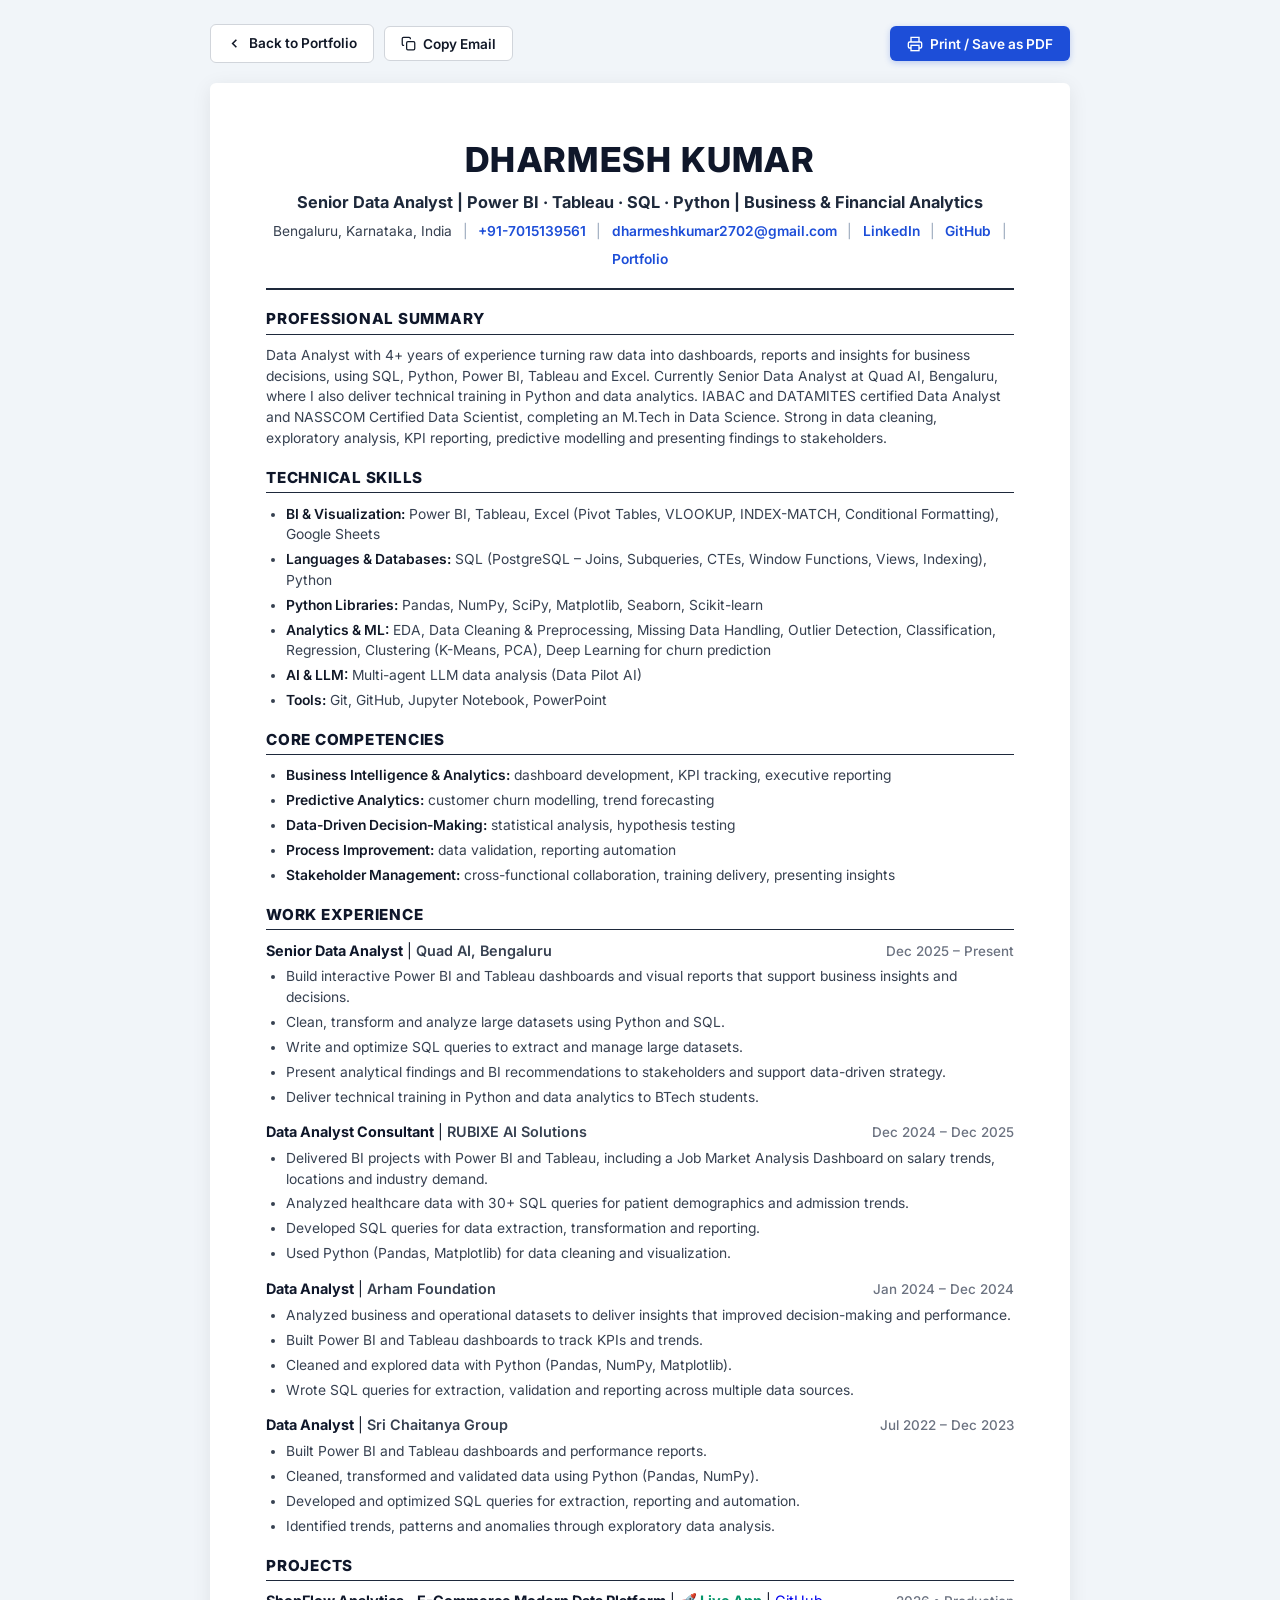
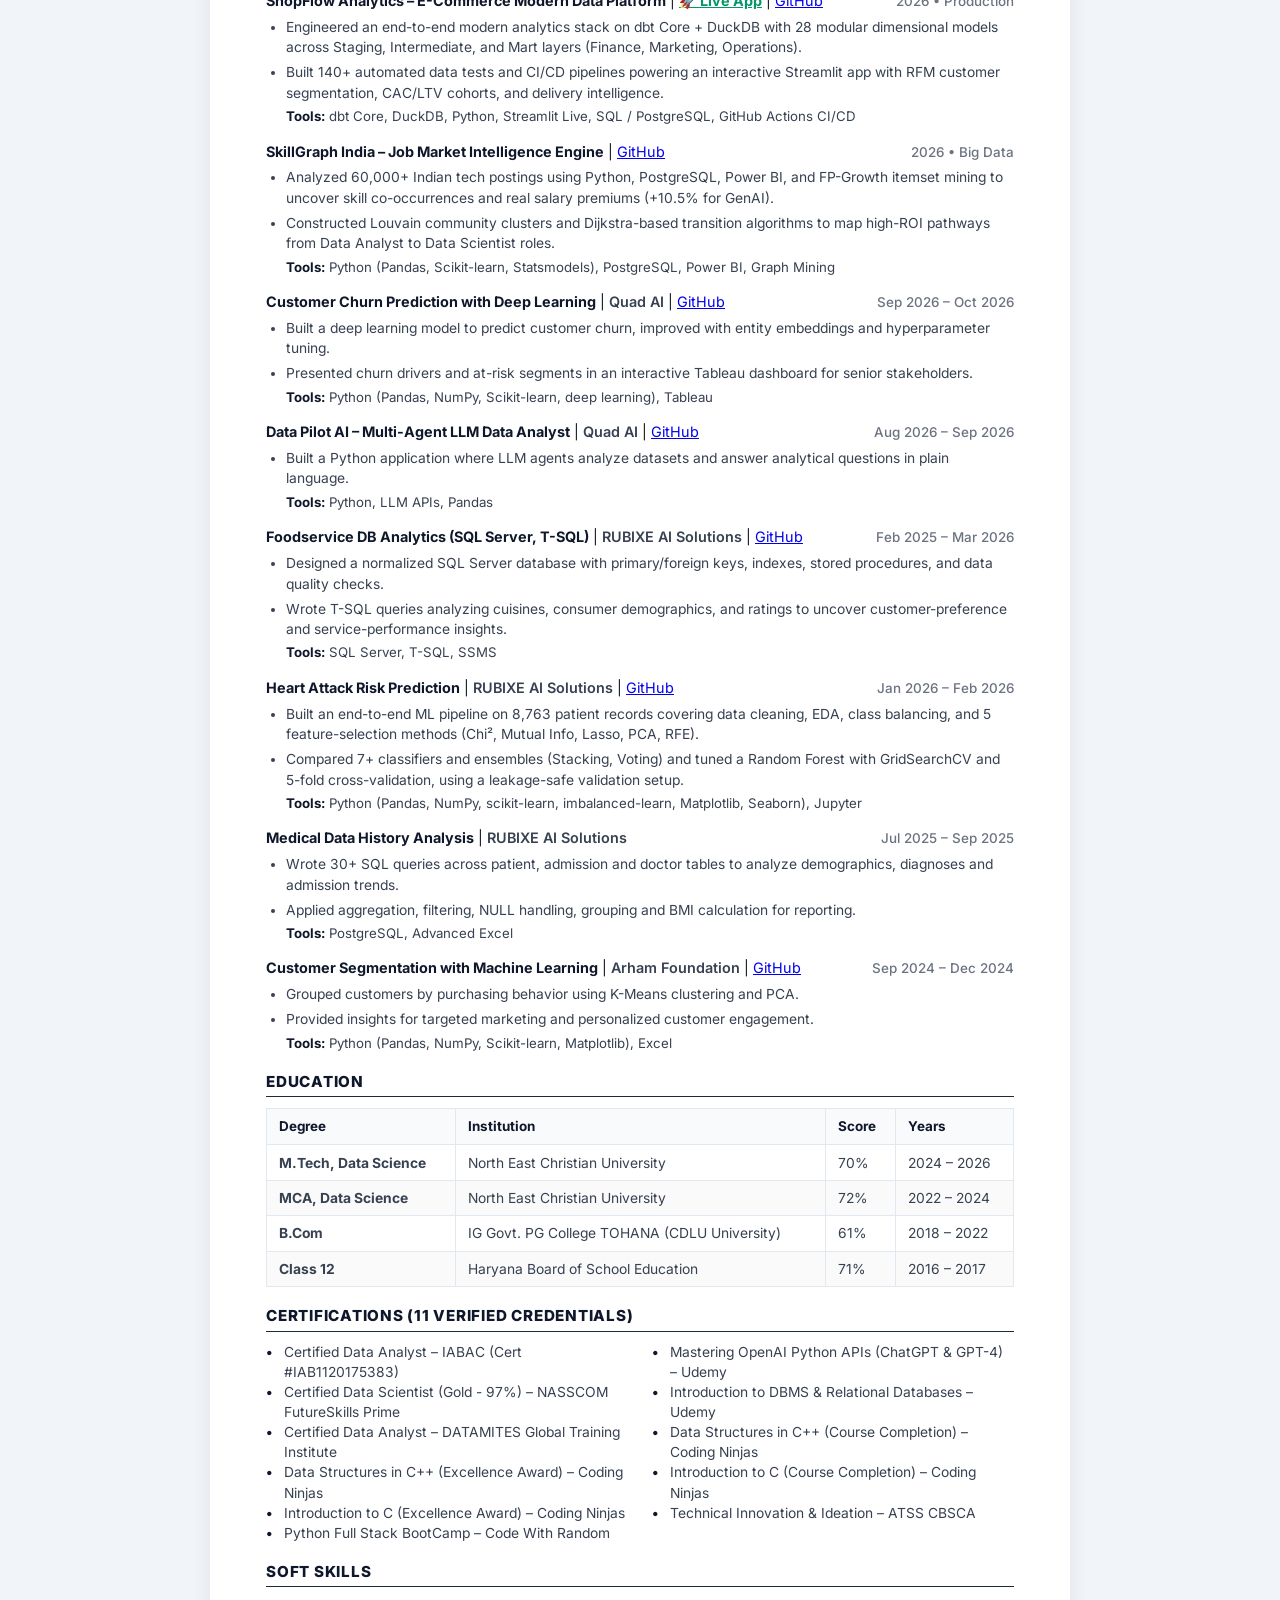
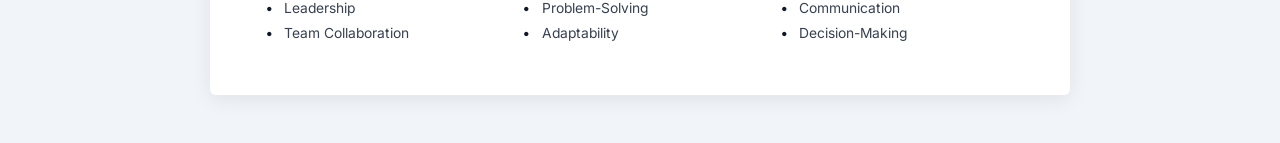
<file: resume.html>
<!DOCTYPE html>
<html lang="en">
<head>
  <meta charset="UTF-8">
  <meta name="viewport" content="width=device-width, initial-scale=1.0">
  <title>Dharmesh Kumar - Senior Data Analyst Resume</title>
  
  <!-- Google Fonts: Inter -->
  <link rel="preconnect" href="https://fonts.googleapis.com">
  <link rel="preconnect" href="https://fonts.gstatic.com" crossorigin>
  <link href="https://fonts.googleapis.com/css2?family=Inter:wght@400;500;600;700;800&display=swap" rel="stylesheet">

  <style>
    :root {
      --text-main: #111827;
      --text-muted: #374151;
      --text-light: #6b7280;
      --accent: #1d4ed8;
      --accent-hover: #1e40af;
      --line: #cbd5e1;
      --bg-page: #f1f5f9;
      --bg-sheet: #ffffff;
      --font-sans: 'Inter', -apple-system, BlinkMacSystemFont, "Segoe UI", Roboto, sans-serif;
    }

    * {
      box-sizing: border-box;
      margin: 0;
      padding: 0;
    }

    body {
      font-family: var(--font-sans);
      color: var(--text-main);
      background-color: var(--bg-page);
      line-height: 1.45;
      padding: 1.5rem 1rem 3rem 1rem;
      -webkit-font-smoothing: antialiased;
    }

    /* Top Sticky Action Toolbar */
    .toolbar-container {
      max-width: 860px;
      margin: 0 auto 1.25rem auto;
      display: flex;
      justify-content: space-between;
      align-items: center;
      gap: 0.75rem;
      flex-wrap: wrap;
    }

    .toolbar-left, .toolbar-right {
      display: flex;
      align-items: center;
      gap: 0.6rem;
    }

    .btn {
      display: inline-flex;
      align-items: center;
      gap: 0.45rem;
      font-family: var(--font-sans);
      font-size: 0.85rem;
      font-weight: 600;
      padding: 0.55rem 1rem;
      border-radius: 6px;
      text-decoration: none;
      border: 1px solid transparent;
      cursor: pointer;
      transition: all 0.15s ease;
    }

    .btn-primary {
      background: var(--accent);
      color: #ffffff;
      box-shadow: 0 2px 6px rgba(29, 78, 216, 0.25);
    }

    .btn-primary:hover {
      background: var(--accent-hover);
      transform: translateY(-1px);
    }

    .btn-secondary {
      background: #ffffff;
      color: var(--text-main);
      border-color: #d1d5db;
    }

    .btn-secondary:hover {
      background: #f8fafc;
      border-color: #9ca3af;
    }

    /* Main Resume Sheet Container */
    .resume-sheet {
      max-width: 860px;
      margin: 0 auto;
      background: var(--bg-sheet);
      padding: 3.25rem 3.5rem;
      box-shadow: 0 4px 20px rgba(0, 0, 0, 0.08);
      border-radius: 6px;
    }

    /* Header */
    header {
      text-align: center;
      border-bottom: 2px solid #1e293b;
      padding-bottom: 1.15rem;
      margin-bottom: 1.15rem;
    }

    h1 {
      font-size: 2.15rem;
      font-weight: 800;
      letter-spacing: 0.04em;
      color: #0f172a;
      text-transform: uppercase;
      margin-bottom: 0.35rem;
    }

    .sub-headline {
      font-size: 1.02rem;
      font-weight: 700;
      color: #1e293b;
      margin-bottom: 0.5rem;
    }

    .contact-row {
      display: flex;
      justify-content: center;
      align-items: center;
      flex-wrap: wrap;
      gap: 0.45rem 0.65rem;
      font-size: 0.86rem;
      color: var(--text-muted);
    }

    .contact-row a {
      color: var(--accent);
      text-decoration: none;
      font-weight: 600;
      transition: color 0.15s ease;
    }

    .contact-row a:hover {
      text-decoration: underline;
    }

    .sep {
      color: #94a3b8;
    }

    /* Section Headings */
    .section-title {
      font-size: 0.95rem;
      font-weight: 800;
      text-transform: uppercase;
      letter-spacing: 0.05em;
      color: #0f172a;
      border-bottom: 1.5px solid #1e293b;
      padding-bottom: 0.2rem;
      margin-top: 1.15rem;
      margin-bottom: 0.65rem;
    }

    p {
      font-size: 0.865rem;
      color: var(--text-muted);
      line-height: 1.5;
    }

    /* Lists */
    ul {
      list-style-type: disc;
      padding-left: 1.25rem;
      margin-top: 0.3rem;
      display: flex;
      flex-direction: column;
      gap: 0.28rem;
    }

    li {
      font-size: 0.865rem;
      color: var(--text-muted);
      line-height: 1.48;
    }

    li strong, p strong {
      color: var(--text-main);
      font-weight: 600;
    }

    /* Work Experience & Project Item */
    .entry-block {
      margin-bottom: 0.95rem;
      page-break-inside: avoid;
    }

    .entry-header {
      display: flex;
      justify-content: space-between;
      align-items: baseline;
      font-size: 0.9rem;
      margin-bottom: 0.2rem;
    }

    .entry-title {
      font-weight: 700;
      color: #0f172a;
    }

    .entry-company {
      font-weight: 600;
      color: var(--text-muted);
    }

    .entry-date {
      font-size: 0.84rem;
      font-weight: 500;
      color: var(--text-light);
      white-space: nowrap;
    }

    .entry-tools {
      font-size: 0.83rem;
      color: var(--text-muted);
      margin-top: 0.25rem;
      padding-left: 1.25rem;
    }

    .entry-tools strong {
      color: #0f172a;
    }

    .entry-tools a, .entry-title a {
      color: var(--accent);
      text-decoration: none;
      font-weight: 600;
    }

    .entry-tools a:hover, .entry-title a:hover {
      text-decoration: underline;
    }

    /* Education Table */
    .edu-table {
      width: 100%;
      border-collapse: collapse;
      margin-top: 0.4rem;
      font-size: 0.865rem;
    }

    .edu-table th {
      text-align: left;
      background: #f8fafc;
      color: #0f172a;
      font-weight: 700;
      padding: 0.5rem 0.75rem;
      border: 1px solid #e2e8f0;
      font-size: 0.84rem;
    }

    .edu-table td {
      padding: 0.45rem 0.75rem;
      border: 1px solid #e2e8f0;
      color: var(--text-muted);
    }

    .edu-table tr:nth-child(even) {
      background: #fafafa;
    }

    /* Certifications 2-Column Grid */
    .cert-grid {
      display: grid;
      grid-template-columns: 1fr 1fr;
      gap: 0.35rem 1.5rem;
      margin-top: 0.35rem;
    }

    .cert-item {
      font-size: 0.865rem;
      color: var(--text-muted);
      position: relative;
      padding-left: 1.15rem;
      line-height: 1.45;
    }

    .cert-item::before {
      content: '•';
      position: absolute;
      left: 0;
      color: #0f172a;
      font-weight: bold;
    }

    /* Soft Skills 3-Column Grid */
    .skills-grid {
      display: grid;
      grid-template-columns: repeat(3, 1fr);
      gap: 0.35rem 1.5rem;
      margin-top: 0.35rem;
    }

    .skill-item {
      font-size: 0.865rem;
      color: var(--text-muted);
      position: relative;
      padding-left: 1.15rem;
    }

    .skill-item::before {
      content: '•';
      position: absolute;
      left: 0;
      color: #0f172a;
      font-weight: bold;
    }

    /* Toast Notification */
    .toast-popup {
      position: fixed;
      bottom: 2rem;
      right: 2rem;
      background: #0f172a;
      color: #ffffff;
      padding: 0.75rem 1.25rem;
      border-radius: 6px;
      font-size: 0.85rem;
      font-weight: 500;
      box-shadow: 0 10px 25px rgba(0,0,0,0.25);
      opacity: 0;
      transform: translateY(15px);
      transition: all 0.25s ease;
      pointer-events: none;
      z-index: 1000;
    }

    .toast-popup.show {
      opacity: 1;
      transform: translateY(0);
    }

    /* ===================================================================
       PRINT STYLES: OPTIMIZED FOR A4 / LETTER PDF GENERATION
       =================================================================== */
    @page {
      size: A4 portrait;
      margin: 12mm 15mm;
    }

    @media print {
      body {
        background: #ffffff !important;
        color: #000000 !important;
        padding: 0 !important;
      }

      .toolbar-container, .toast-popup {
        display: none !important;
      }

      .resume-sheet {
        box-shadow: none !important;
        padding: 0 !important;
        max-width: 100% !important;
        border-radius: 0 !important;
      }

      a {
        color: #000000 !important;
        text-decoration: none !important;
      }

      header {
        border-bottom: 2px solid #000000 !important;
      }

      .section-title {
        border-bottom: 1.5px solid #000000 !important;
      }

      .entry-block {
        page-break-inside: avoid;
      }

      .edu-table th {
        background: #f1f5f9 !important;
        -webkit-print-color-adjust: exact;
        print-color-adjust: exact;
      }
    }
  </style>
</head>
<body>

  <!-- Floating / Top Action Toolbar -->
  <div class="toolbar-container">
    <div class="toolbar-left">
      <a href="index.html" class="btn btn-secondary">
        <svg width="15" height="15" viewBox="0 0 24 24" fill="none" stroke="currentColor" stroke-width="2.5">
          <polyline points="15 18 9 12 15 6"></polyline>
        </svg>
        Back to Portfolio
      </a>
      <button onclick="copyEmail()" class="btn btn-secondary">
        <svg width="15" height="15" viewBox="0 0 24 24" fill="none" stroke="currentColor" stroke-width="2">
          <rect x="9" y="9" width="13" height="13" rx="2" ry="2"></rect>
          <path d="M5 15H4a2 2 0 0 1-2-2V4a2 2 0 0 1 2-2h9a2 2 0 0 1 2 2v1"></path>
        </svg>
        Copy Email
      </button>
    </div>

    <div class="toolbar-right">
      <button onclick="window.print()" class="btn btn-primary">
        <svg width="16" height="16" viewBox="0 0 24 24" fill="none" stroke="currentColor" stroke-width="2">
          <polyline points="6 9 6 2 18 2 18 9"></polyline>
          <path d="M6 18H4a2 2 0 0 1-2-2v-5a2 2 0 0 1 2-2h16a2 2 0 0 1 2 2v5a2 2 0 0 1-2 2h-2"></path>
          <rect x="6" y="14" width="12" height="8"></rect>
        </svg>
        Print / Save as PDF
      </button>
    </div>
  </div>

  <!-- Printable Resume Paper -->
  <main class="resume-sheet">
    
    <!-- Header -->
    <header>
      <h1>DHARMESH KUMAR</h1>
      <div class="sub-headline">Senior Data Analyst | Power BI · Tableau · SQL · Python | Business & Financial Analytics</div>
      <div class="contact-row">
        <span>Bengaluru, Karnataka, India</span>
        <span class="sep">|</span>
        <a href="tel:+917015139561">+91-7015139561</a>
        <span class="sep">|</span>
        <a href="mailto:dharmeshkumar2702@gmail.com">dharmeshkumar2702@gmail.com</a>
        <span class="sep">|</span>
        <a href="https://www.linkedin.com/in/dharmesh-kumar-293a89235/" target="_blank">LinkedIn</a>
        <span class="sep">|</span>
        <a href="https://github.com/Dharmeshkumar2327" target="_blank">GitHub</a>
        <span class="sep">|</span>
        <a href="index.html">Portfolio</a>
      </div>
    </header>

    <!-- Professional Summary -->
    <section>
      <div class="section-title">PROFESSIONAL SUMMARY</div>
      <p>
        Data Analyst with 4+ years of experience turning raw data into dashboards, reports and insights for business decisions, using SQL, Python, Power BI, Tableau and Excel. Currently Senior Data Analyst at Quad AI, Bengaluru, where I also deliver technical training in Python and data analytics. IABAC and DATAMITES certified Data Analyst and NASSCOM Certified Data Scientist, completing an M.Tech in Data Science. Strong in data cleaning, exploratory analysis, KPI reporting, predictive modelling and presenting findings to stakeholders.
      </p>
    </section>

    <!-- Technical Skills -->
    <section>
      <div class="section-title">TECHNICAL SKILLS</div>
      <ul>
        <li><strong>BI & Visualization:</strong> Power BI, Tableau, Excel (Pivot Tables, VLOOKUP, INDEX-MATCH, Conditional Formatting), Google Sheets</li>
        <li><strong>Languages & Databases:</strong> SQL (PostgreSQL – Joins, Subqueries, CTEs, Window Functions, Views, Indexing), Python</li>
        <li><strong>Python Libraries:</strong> Pandas, NumPy, SciPy, Matplotlib, Seaborn, Scikit-learn</li>
        <li><strong>Analytics & ML:</strong> EDA, Data Cleaning & Preprocessing, Missing Data Handling, Outlier Detection, Classification, Regression, Clustering (K-Means, PCA), Deep Learning for churn prediction</li>
        <li><strong>AI & LLM:</strong> Multi-agent LLM data analysis (Data Pilot AI)</li>
        <li><strong>Tools:</strong> Git, GitHub, Jupyter Notebook, PowerPoint</li>
      </ul>
    </section>

    <!-- Core Competencies -->
    <section>
      <div class="section-title">CORE COMPETENCIES</div>
      <ul>
        <li><strong>Business Intelligence & Analytics:</strong> dashboard development, KPI tracking, executive reporting</li>
        <li><strong>Predictive Analytics:</strong> customer churn modelling, trend forecasting</li>
        <li><strong>Data-Driven Decision-Making:</strong> statistical analysis, hypothesis testing</li>
        <li><strong>Process Improvement:</strong> data validation, reporting automation</li>
        <li><strong>Stakeholder Management:</strong> cross-functional collaboration, training delivery, presenting insights</li>
      </ul>
    </section>

    <!-- Work Experience -->
    <section>
      <div class="section-title">WORK EXPERIENCE</div>

      <!-- Experience 1: Quad AI -->
      <div class="entry-block">
        <div class="entry-header">
          <div><span class="entry-title">Senior Data Analyst</span> | <span class="entry-company">Quad AI, Bengaluru</span></div>
          <span class="entry-date">Dec 2025 – Present</span>
        </div>
        <ul>
          <li>Build interactive Power BI and Tableau dashboards and visual reports that support business insights and decisions.</li>
          <li>Clean, transform and analyze large datasets using Python and SQL.</li>
          <li>Write and optimize SQL queries to extract and manage large datasets.</li>
          <li>Present analytical findings and BI recommendations to stakeholders and support data-driven strategy.</li>
          <li>Deliver technical training in Python and data analytics to BTech students.</li>
        </ul>
      </div>

      <!-- Experience 2: RUBIXE AI Solutions -->
      <div class="entry-block">
        <div class="entry-header">
          <div><span class="entry-title">Data Analyst Consultant</span> | <span class="entry-company">RUBIXE AI Solutions</span></div>
          <span class="entry-date">Dec 2024 – Dec 2025</span>
        </div>
        <ul>
          <li>Delivered BI projects with Power BI and Tableau, including a Job Market Analysis Dashboard on salary trends, locations and industry demand.</li>
          <li>Analyzed healthcare data with 30+ SQL queries for patient demographics and admission trends.</li>
          <li>Developed SQL queries for data extraction, transformation and reporting.</li>
          <li>Used Python (Pandas, Matplotlib) for data cleaning and visualization.</li>
        </ul>
      </div>

      <!-- Experience 3: Arham Foundation -->
      <div class="entry-block">
        <div class="entry-header">
          <div><span class="entry-title">Data Analyst</span> | <span class="entry-company">Arham Foundation</span></div>
          <span class="entry-date">Jan 2024 – Dec 2024</span>
        </div>
        <ul>
          <li>Analyzed business and operational datasets to deliver insights that improved decision-making and performance.</li>
          <li>Built Power BI and Tableau dashboards to track KPIs and trends.</li>
          <li>Cleaned and explored data with Python (Pandas, NumPy, Matplotlib).</li>
          <li>Wrote SQL queries for extraction, validation and reporting across multiple data sources.</li>
        </ul>
      </div>

      <!-- Experience 4: Sri Chaitanya Group -->
      <div class="entry-block">
        <div class="entry-header">
          <div><span class="entry-title">Data Analyst</span> | <span class="entry-company">Sri Chaitanya Group</span></div>
          <span class="entry-date">Jul 2022 – Dec 2023</span>
        </div>
        <ul>
          <li>Built Power BI and Tableau dashboards and performance reports.</li>
          <li>Cleaned, transformed and validated data using Python (Pandas, NumPy).</li>
          <li>Developed and optimized SQL queries for extraction, reporting and automation.</li>
          <li>Identified trends, patterns and anomalies through exploratory data analysis.</li>
        </ul>
      </div>
    </section>

    <!-- Projects -->
    <section>
      <div class="section-title">PROJECTS</div>

      <!-- Featured Project 1: ShopFlow Analytics -->
      <div class="entry-block">
        <div class="entry-header">
          <div>
            <span class="entry-title">ShopFlow Analytics – E-Commerce Modern Data Platform</span> | <a href="https://shopflow-analytics-nh2a9ucu75xyequqmv94cc.streamlit.app/" target="_blank" style="color:#059669; font-weight:700;">🚀 Live App</a> | <a href="https://github.com/Dharmeshkumar2327/shopflow-analytics" target="_blank">GitHub</a>
          </div>
          <span class="entry-date">2026 • Production</span>
        </div>
        <ul>
          <li>Engineered an end-to-end modern analytics stack on dbt Core + DuckDB with 28 modular dimensional models across Staging, Intermediate, and Mart layers (Finance, Marketing, Operations).</li>
          <li>Built 140+ automated data tests and CI/CD pipelines powering an interactive Streamlit app with RFM customer segmentation, CAC/LTV cohorts, and delivery intelligence.</li>
        </ul>
        <div class="entry-tools"><strong>Tools:</strong> dbt Core, DuckDB, Python, Streamlit Live, SQL / PostgreSQL, GitHub Actions CI/CD</div>
      </div>

      <!-- Featured Project 2: SkillGraph India -->
      <div class="entry-block">
        <div class="entry-header">
          <div>
            <span class="entry-title">SkillGraph India – Job Market Intelligence Engine</span> | <a href="https://github.com/Dharmeshkumar2327/skillgraph-india" target="_blank">GitHub</a>
          </div>
          <span class="entry-date">2026 • Big Data</span>
        </div>
        <ul>
          <li>Analyzed 60,000+ Indian tech postings using Python, PostgreSQL, Power BI, and FP-Growth itemset mining to uncover skill co-occurrences and real salary premiums (+10.5% for GenAI).</li>
          <li>Constructed Louvain community clusters and Dijkstra-based transition algorithms to map high-ROI pathways from Data Analyst to Data Scientist roles.</li>
        </ul>
        <div class="entry-tools"><strong>Tools:</strong> Python (Pandas, Scikit-learn, Statsmodels), PostgreSQL, Power BI, Graph Mining</div>
      </div>

      <!-- Project 1 -->
      <div class="entry-block">
        <div class="entry-header">
          <div>
            <span class="entry-title">Customer Churn Prediction with Deep Learning</span> | <span class="entry-company">Quad AI</span> | <a href="https://github.com/Dharmeshkumar2327/Deep_Learning_Customer_Churn_Intelligence" target="_blank">GitHub</a>
          </div>
          <span class="entry-date">Sep 2026 – Oct 2026</span>
        </div>
        <ul>
          <li>Built a deep learning model to predict customer churn, improved with entity embeddings and hyperparameter tuning.</li>
          <li>Presented churn drivers and at-risk segments in an interactive Tableau dashboard for senior stakeholders.</li>
        </ul>
        <div class="entry-tools"><strong>Tools:</strong> Python (Pandas, NumPy, Scikit-learn, deep learning), Tableau</div>
      </div>

      <!-- Project 2 -->
      <div class="entry-block">
        <div class="entry-header">
          <div>
            <span class="entry-title">Data Pilot AI – Multi-Agent LLM Data Analyst</span> | <span class="entry-company">Quad AI</span> | <a href="https://github.com/Dharmeshkumar2327/LLM_Advance_Datapilot_AI" target="_blank">GitHub</a>
          </div>
          <span class="entry-date">Aug 2026 – Sep 2026</span>
        </div>
        <ul>
          <li>Built a Python application where LLM agents analyze datasets and answer analytical questions in plain language.</li>
        </ul>
        <div class="entry-tools"><strong>Tools:</strong> Python, LLM APIs, Pandas</div>
      </div>

      <!-- Project 3 -->
      <div class="entry-block">
        <div class="entry-header">
          <div>
            <span class="entry-title">Foodservice DB Analytics (SQL Server, T-SQL)</span> | <span class="entry-company">RUBIXE AI Solutions</span> | <a href="https://github.com/Dharmeshkumar2327/foodservicedb-analytics" target="_blank">GitHub</a>
          </div>
          <span class="entry-date">Feb 2025 – Mar 2026</span>
        </div>
        <ul>
          <li>Designed a normalized SQL Server database with primary/foreign keys, indexes, stored procedures, and data quality checks.</li>
          <li>Wrote T-SQL queries analyzing cuisines, consumer demographics, and ratings to uncover customer-preference and service-performance insights.</li>
        </ul>
        <div class="entry-tools"><strong>Tools:</strong> SQL Server, T-SQL, SSMS</div>
      </div>

      <!-- Project 4 -->
      <div class="entry-block">
        <div class="entry-header">
          <div>
            <span class="entry-title">Heart Attack Risk Prediction</span> | <span class="entry-company">RUBIXE AI Solutions</span> | <a href="https://github.com/Dharmeshkumar2327/heart-attack-prediction-machine-learning" target="_blank">GitHub</a>
          </div>
          <span class="entry-date">Jan 2026 – Feb 2026</span>
        </div>
        <ul>
          <li>Built an end-to-end ML pipeline on 8,763 patient records covering data cleaning, EDA, class balancing, and 5 feature-selection methods (Chi², Mutual Info, Lasso, PCA, RFE).</li>
          <li>Compared 7+ classifiers and ensembles (Stacking, Voting) and tuned a Random Forest with GridSearchCV and 5-fold cross-validation, using a leakage-safe validation setup.</li>
        </ul>
        <div class="entry-tools"><strong>Tools:</strong> Python (Pandas, NumPy, scikit-learn, imbalanced-learn, Matplotlib, Seaborn), Jupyter</div>
      </div>

      <!-- Project 5 -->
      <div class="entry-block">
        <div class="entry-header">
          <div>
            <span class="entry-title">Medical Data History Analysis</span> | <span class="entry-company">RUBIXE AI Solutions</span>
          </div>
          <span class="entry-date">Jul 2025 – Sep 2025</span>
        </div>
        <ul>
          <li>Wrote 30+ SQL queries across patient, admission and doctor tables to analyze demographics, diagnoses and admission trends.</li>
          <li>Applied aggregation, filtering, NULL handling, grouping and BMI calculation for reporting.</li>
        </ul>
        <div class="entry-tools"><strong>Tools:</strong> PostgreSQL, Advanced Excel</div>
      </div>

      <!-- Project 6 -->
      <div class="entry-block">
        <div class="entry-header">
          <div>
            <span class="entry-title">Customer Segmentation with Machine Learning</span> | <span class="entry-company">Arham Foundation</span> | <a href="https://github.com/Dharmeshkumar2327/customer-segmentation-clustering" target="_blank">GitHub</a>
          </div>
          <span class="entry-date">Sep 2024 – Dec 2024</span>
        </div>
        <ul>
          <li>Grouped customers by purchasing behavior using K-Means clustering and PCA.</li>
          <li>Provided insights for targeted marketing and personalized customer engagement.</li>
        </ul>
        <div class="entry-tools"><strong>Tools:</strong> Python (Pandas, NumPy, Scikit-learn, Matplotlib), Excel</div>
      </div>
    </section>

    <!-- Education -->
    <section>
      <div class="section-title">EDUCATION</div>
      <table class="edu-table">
        <thead>
          <tr>
            <th>Degree</th>
            <th>Institution</th>
            <th>Score</th>
            <th>Years</th>
          </tr>
        </thead>
        <tbody>
          <tr>
            <td><strong>M.Tech, Data Science</strong></td>
            <td>North East Christian University</td>
            <td>70%</td>
            <td>2024 – 2026</td>
          </tr>
          <tr>
            <td><strong>MCA, Data Science</strong></td>
            <td>North East Christian University</td>
            <td>72%</td>
            <td>2022 – 2024</td>
          </tr>
          <tr>
            <td><strong>B.Com</strong></td>
            <td>IG Govt. PG College TOHANA (CDLU University)</td>
            <td>61%</td>
            <td>2018 – 2022</td>
          </tr>
          <tr>
            <td><strong>Class 12</strong></td>
            <td>Haryana Board of School Education</td>
            <td>71%</td>
            <td>2016 – 2017</td>
          </tr>
        </tbody>
      </table>
    </section>

    <!-- Certifications -->
    <section>
      <div class="section-title">CERTIFICATIONS (11 VERIFIED CREDENTIALS)</div>
      <div class="cert-grid">
        <div>
          <div class="cert-item">Certified Data Analyst – IABAC (Cert #IAB1120175383)</div>
          <div class="cert-item">Certified Data Scientist (Gold - 97%) – NASSCOM FutureSkills Prime</div>
          <div class="cert-item">Certified Data Analyst – DATAMITES Global Training Institute</div>
          <div class="cert-item">Data Structures in C++ (Excellence Award) – Coding Ninjas</div>
          <div class="cert-item">Introduction to C (Excellence Award) – Coding Ninjas</div>
          <div class="cert-item">Python Full Stack BootCamp – Code With Random</div>
        </div>
        <div>
          <div class="cert-item">Mastering OpenAI Python APIs (ChatGPT & GPT-4) – Udemy</div>
          <div class="cert-item">Introduction to DBMS & Relational Databases – Udemy</div>
          <div class="cert-item">Data Structures in C++ (Course Completion) – Coding Ninjas</div>
          <div class="cert-item">Introduction to C (Course Completion) – Coding Ninjas</div>
          <div class="cert-item">Technical Innovation & Ideation – ATSS CBSCA</div>
        </div>
      </div>
    </section>

    <!-- Soft Skills -->
    <section>
      <div class="section-title">SOFT SKILLS</div>
      <div class="skills-grid">
        <div class="skill-item">Leadership</div>
        <div class="skill-item">Problem-Solving</div>
        <div class="skill-item">Communication</div>
        <div class="skill-item">Team Collaboration</div>
        <div class="skill-item">Adaptability</div>
        <div class="skill-item">Decision-Making</div>
      </div>
    </section>

  </main>

  <div id="toast" class="toast-popup">Email copied to clipboard!</div>

  <script>
    function copyEmail() {
      navigator.clipboard.writeText('dharmeshkumar2702@gmail.com').then(() => {
        const toast = document.getElementById('toast');
        toast.classList.add('show');
        setTimeout(() => toast.classList.remove('show'), 2500);
      });
    }
  </script>
</body>
</html>
</file>
